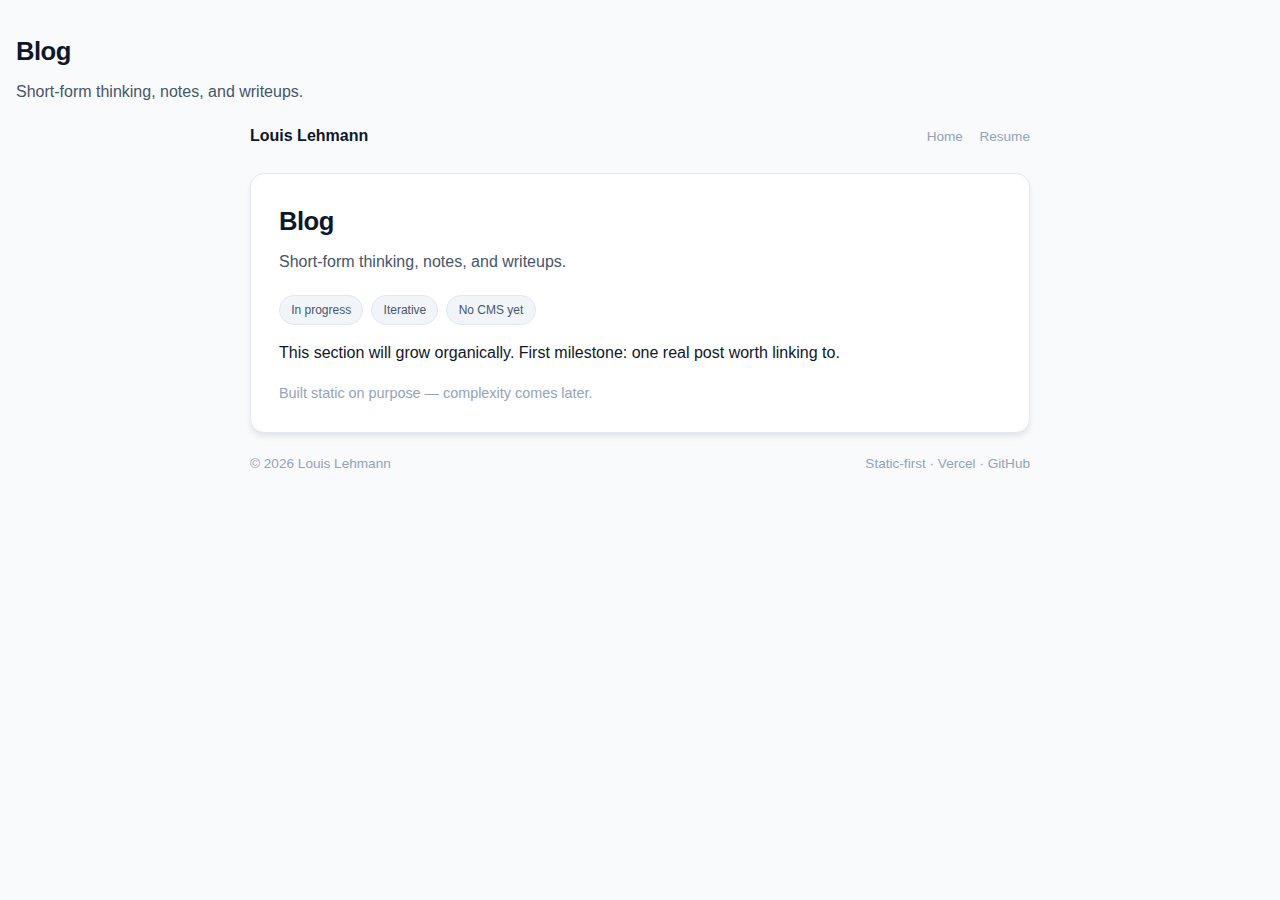
<file: blog/index.html>
<!DOCTYPE html>
<html lang="en">
<head>
  <meta charset="UTF-8" />
  <meta name="viewport" content="width=device-width, initial-scale=1.0"/>
  <title>Louis Lehmann — Blog</title> 
  <h1>Blog</h1>
<p class="subtitle">Short-form thinking, notes, and writeups.</p>
  <meta name="description" content="Louis Lehmann — personal site section" />

  <style>
    :root {
      --bg-body: #f8fafc;
      --bg-card: #ffffff;
      --text-primary: #0f172a;
      --text-secondary: #475569;
      --text-muted: #94a3b8;
      --accent: #2563eb;
      --border: #e2e8f0;
      --chip-bg: #f1f5f9;
      --chip-text: #475569;
      --shadow: 0 4px 6px -1px rgb(0 0 0 / 0.1);
      --radius: 14px;
      --font-main: -apple-system, BlinkMacSystemFont, "Segoe UI", Roboto, Helvetica, Arial, sans-serif;
    }

    [data-theme="dark"] {
      --bg-body: #0f172a;
      --bg-card: #1e293b;
      --text-primary: #f8fafc;
      --text-secondary: #cbd5e1;
      --text-muted: #64748b;
      --border: #334155;
      --chip-bg: #334155;
      --chip-text: #e2e8f0;
    }

    * { box-sizing: border-box; margin: 0; padding: 0; }

    body {
      font-family: var(--font-main);
      background: var(--bg-body);
      color: var(--text-primary);
      line-height: 1.55;
      padding: 2rem 1rem;
    }

    .container { max-width: 780px; margin: 0 auto; }

    header {
      display: flex;
      justify-content: space-between;
      align-items: center;
      margin-bottom: 1.5rem;
    }

    a { color: inherit; text-decoration: none; }

    .nav a {
      font-size: 0.85rem;
      color: var(--text-muted);
      margin-left: 0.75rem;
    }
    .nav a:hover { color: var(--text-primary); }

    .card {
      background: var(--bg-card);
      border: 1px solid var(--border);
      border-radius: var(--radius);
      box-shadow: var(--shadow);
      padding: 1.75rem;
    }

    h1 {
      font-size: 1.6rem;
      letter-spacing: -0.02em;
      margin-bottom: 0.5rem;
    }

    .subtitle {
      color: var(--text-secondary);
      margin-bottom: 1.25rem;
    }

    .chips {
      display: flex;
      flex-wrap: wrap;
      gap: 0.5rem;
      margin: 1rem 0;
    }

    .chip {
      padding: 0.3rem 0.7rem;
      border-radius: 999px;
      border: 1px solid var(--border);
      background: var(--chip-bg);
      font-size: 0.75rem;
      color: var(--chip-text);
    }

    .muted {
      color: var(--text-muted);
      font-size: 0.9rem;
      margin-top: 1rem;
    }

    footer {
      margin-top: 1.25rem;
      font-size: 0.85rem;
      color: var(--text-muted);
      display: flex;
      justify-content: space-between;
      flex-wrap: wrap;
      gap: 0.75rem;
    }
  </style>
</head>

<body>
  <div class="container">
    <header>
      <strong>Louis Lehmann</strong>
      <nav class="nav">
        <a href="/">Home</a>
        <a href="/resume/">Resume</a>
      </nav>
    </header>

    <main class="card">
      <h1>Blog</h1> <!-- 🔧 change -->
      <p class="subtitle">
        Short-form thinking, notes, and writeups.
      </p> <!-- 🔧 change -->

      <div class="chips">
        <span class="chip">In progress</span>
        <span class="chip">Iterative</span>
        <span class="chip">No CMS yet</span>
      </div>

      <p>
        This section will grow organically.  
        First milestone: one real post worth linking to.
      </p>

      <p class="muted">
        Built static on purpose — complexity comes later.
      </p>
    </main>

    <footer>
      <span>© <span id="year"></span> Louis Lehmann</span>
      <span>Static-first · Vercel · GitHub</span>
    </footer>
  </div>

  <script>
    document.body.setAttribute(
      "data-theme",
      localStorage.getItem("theme") || "light"
    );
    document.getElementById("year").textContent =
      new Date().getFullYear();
  </script>
</body>
</html>
</file>
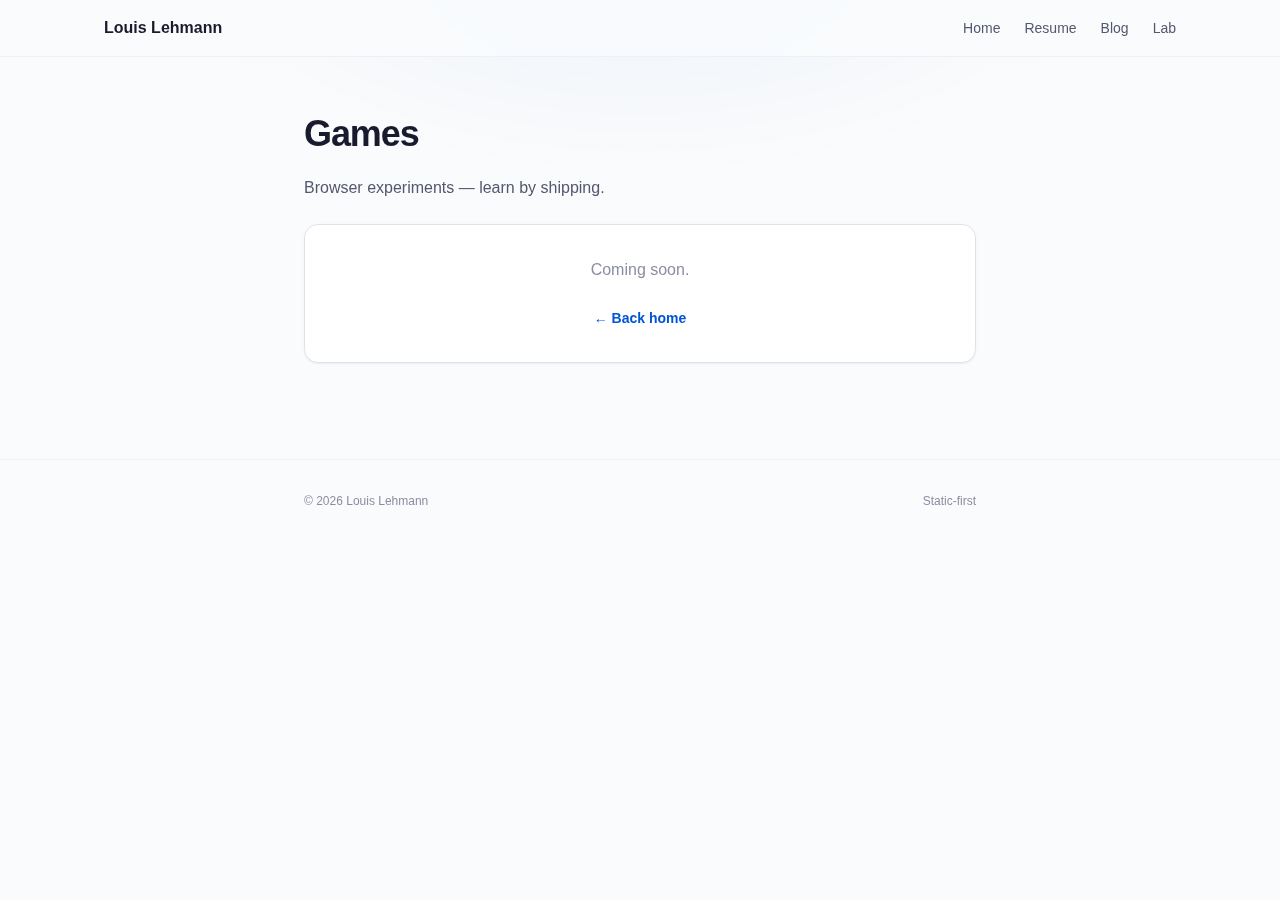
<file: games/index.html>
<!DOCTYPE html>
<html lang="en">
<head>
  <meta charset="UTF-8" />
  <meta name="viewport" content="width=device-width, initial-scale=1.0" />
  <title>Louis Lehmann — Games</title>
  <meta name="description" content="Louis Lehmann — Browser experiments and tiny games." />
  <meta property="og:title" content="Louis Lehmann — Games" />
  <meta property="og:description" content="Browser experiments and tiny games." />
  <meta property="og:type" content="website" />
  <link rel="canonical" href="https://louislehmann.com/games/" />

  <style>
    :root {
      --color-bg: #fafbfc;
      --color-surface: #ffffff;
      --color-text-1: #1a1a2e;
      --color-text-2: #555770;
      --color-text-3: #8b8da3;
      --color-accent: #0055d4;
      --color-border: #e0e2e9;
      --color-border-subtle: #eff0f3;
      --color-chip-bg: #f2f3f7;
      --color-chip-text: #555770;
      --color-glow: rgba(0, 85, 212, 0.06);
      --font-sans: -apple-system, BlinkMacSystemFont, "SF Pro Display", "Segoe UI", Roboto, Helvetica, Arial, sans-serif;
      --fs-h1: clamp(1.75rem, 3.5vw, 2.25rem);
      --fs-body: clamp(0.925rem, 1.5vw, 1rem);
      --fs-small: clamp(0.8rem, 1.2vw, 0.875rem);
      --fs-xs: 0.75rem;
      --sp-2: 8px; --sp-3: 12px; --sp-4: 16px; --sp-5: 24px; --sp-6: 32px; --sp-7: 48px;
      --r-m: 14px; --r-full: 999px;
      --shadow-s: 0 1px 2px rgba(0,0,0,0.04), 0 1px 4px rgba(0,0,0,0.03);
      --ease-out: cubic-bezier(0.25, 0.46, 0.45, 0.94);
      --duration: 200ms;
    }

    [data-theme="dark"] {
      --color-bg: #0b0b14;
      --color-surface: #16162a;
      --color-text-1: #f0f0f5;
      --color-text-2: #a0a0b8;
      --color-text-3: #6b6b85;
      --color-accent: #4d8eff;
      --color-border: #2a2a42;
      --color-border-subtle: #1e1e34;
      --color-chip-bg: #1e1e38;
      --color-chip-text: #a0a0b8;
      --color-glow: rgba(77, 142, 255, 0.08);
    }

    *, *::before, *::after { box-sizing: border-box; margin: 0; padding: 0; }

    body {
      font-family: var(--font-sans);
      background-color: var(--color-bg);
      color: var(--color-text-1);
      line-height: 1.6;
      -webkit-font-smoothing: antialiased;
      transition: background-color 300ms var(--ease-out), color 300ms var(--ease-out);
    }

    body::before {
      content: '';
      position: fixed;
      top: -40%; left: 50%;
      transform: translateX(-50%);
      width: 80%; height: 60%;
      background: radial-gradient(ellipse, var(--color-glow) 0%, transparent 70%);
      pointer-events: none; z-index: 0;
    }

    .site-nav {
      position: sticky; top: 0; z-index: 100;
      backdrop-filter: saturate(180%) blur(20px);
      -webkit-backdrop-filter: saturate(180%) blur(20px);
      background: rgba(250, 251, 252, 0.8);
      border-bottom: 1px solid var(--color-border-subtle);
      transition: background 300ms var(--ease-out);
    }
    [data-theme="dark"] .site-nav { background: rgba(11, 11, 20, 0.8); }

    .nav-inner {
      max-width: 1120px; margin: 0 auto; padding: 0 var(--sp-5);
      display: flex; align-items: center; justify-content: space-between; height: 56px;
    }

    .nav-brand {
      font-weight: 700; font-size: var(--fs-body);
      color: var(--color-text-1); text-decoration: none;
    }

    .nav-links {
      display: flex; align-items: center; gap: var(--sp-5); list-style: none;
    }

    .nav-links a {
      font-size: var(--fs-small); font-weight: 500;
      color: var(--color-text-2); text-decoration: none;
      transition: color var(--duration) var(--ease-out);
    }
    .nav-links a:hover { color: var(--color-text-1); }
    .nav-links a:focus-visible { outline: 2px solid var(--color-accent); outline-offset: 4px; border-radius: 2px; }

    .container {
      max-width: 720px; margin: 0 auto; padding: var(--sp-7) var(--sp-5);
      position: relative; z-index: 1;
    }

    h1 {
      font-size: var(--fs-h1); font-weight: 800;
      letter-spacing: -0.03em; margin-bottom: var(--sp-3);
    }

    .subtitle {
      color: var(--color-text-2); font-size: var(--fs-body);
      margin-bottom: var(--sp-5); max-width: 480px;
    }

    .card {
      background: var(--color-surface); border: 1px solid var(--color-border);
      border-radius: var(--r-m); padding: var(--sp-6); box-shadow: var(--shadow-s);
      text-align: center;
    }

    .card-text {
      color: var(--color-text-3); font-size: var(--fs-body);
    }

    .back-link {
      display: inline-block; margin-top: var(--sp-5);
      color: var(--color-accent); text-decoration: none;
      font-size: var(--fs-small); font-weight: 600;
      transition: opacity var(--duration) var(--ease-out);
    }
    .back-link:hover { opacity: 0.8; }
    .back-link:focus-visible { outline: 2px solid var(--color-accent); outline-offset: 4px; border-radius: 2px; }

    .site-footer {
      border-top: 1px solid var(--color-border-subtle);
      padding: var(--sp-6) 0; margin-top: var(--sp-7);
    }

    .footer-inner {
      max-width: 720px; margin: 0 auto; padding: 0 var(--sp-5);
      display: flex; justify-content: space-between; flex-wrap: wrap;
      gap: var(--sp-4); font-size: var(--fs-xs); color: var(--color-text-3);
    }

    @media (prefers-reduced-motion: reduce) {
      *, *::before, *::after { transition-duration: 0.01ms !important; }
    }
  </style>
</head>
<body>
  <nav class="site-nav" role="navigation" aria-label="Main navigation">
    <div class="nav-inner">
      <a href="/" class="nav-brand">Louis Lehmann</a>
      <ul class="nav-links">
        <li><a href="/">Home</a></li>
        <li><a href="/resume/">Resume</a></li>
        <li><a href="/blog/">Blog</a></li>
        <li><a href="/lab/">Lab</a></li>
      </ul>
    </div>
  </nav>

  <main class="container">
    <h1>Games</h1>
    <p class="subtitle">Browser experiments — learn by shipping.</p>

    <div class="card">
      <p class="card-text">Coming soon.</p>
      <a href="/" class="back-link">&larr; Back home</a>
    </div>
  </main>

  <footer class="site-footer">
    <div class="footer-inner">
      <span>&copy; <span id="year"></span> Louis Lehmann</span>
      <span>Static-first</span>
    </div>
  </footer>

  <script>
    (function() {
      var saved = localStorage.getItem('theme');
      if (!saved) saved = window.matchMedia('(prefers-color-scheme: dark)').matches ? 'dark' : 'light';
      document.documentElement.setAttribute('data-theme', saved);
    })();
    document.getElementById('year').textContent = new Date().getFullYear();
  </script>
</body>
</html>
</file>
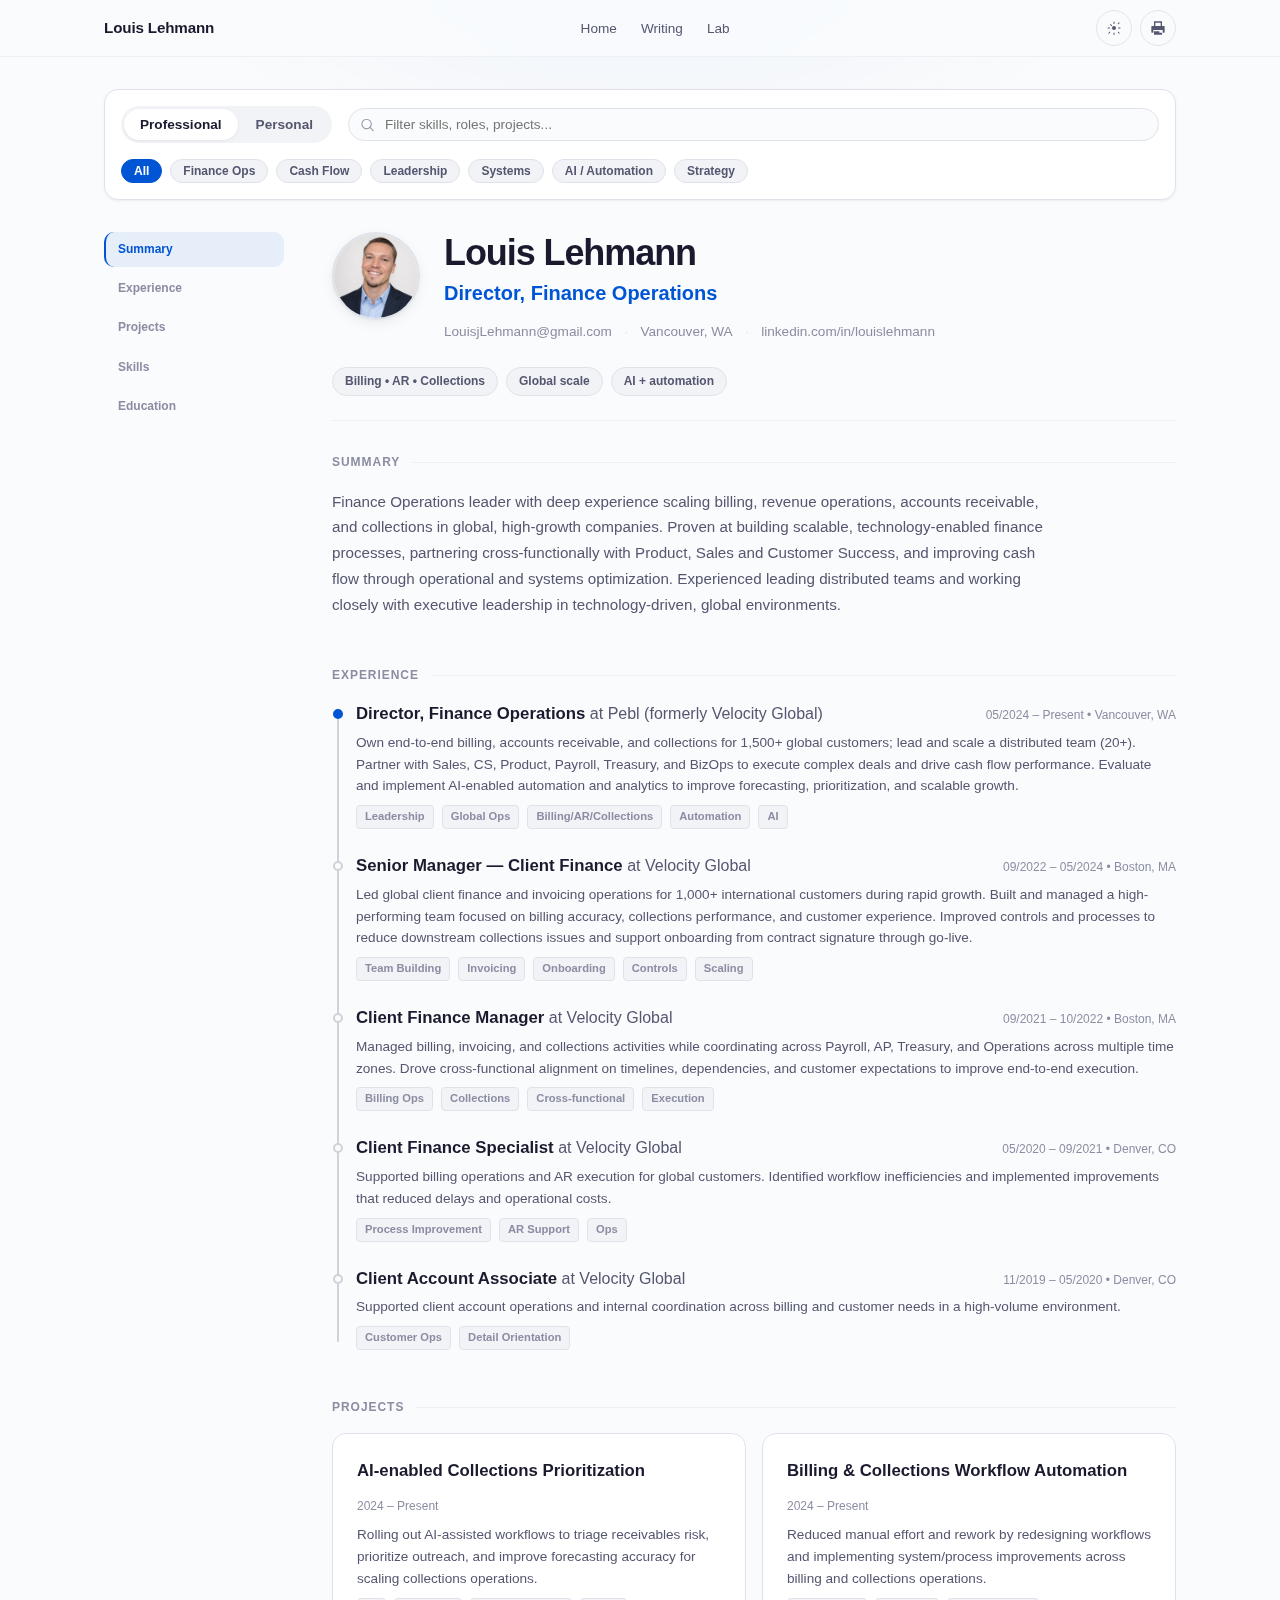
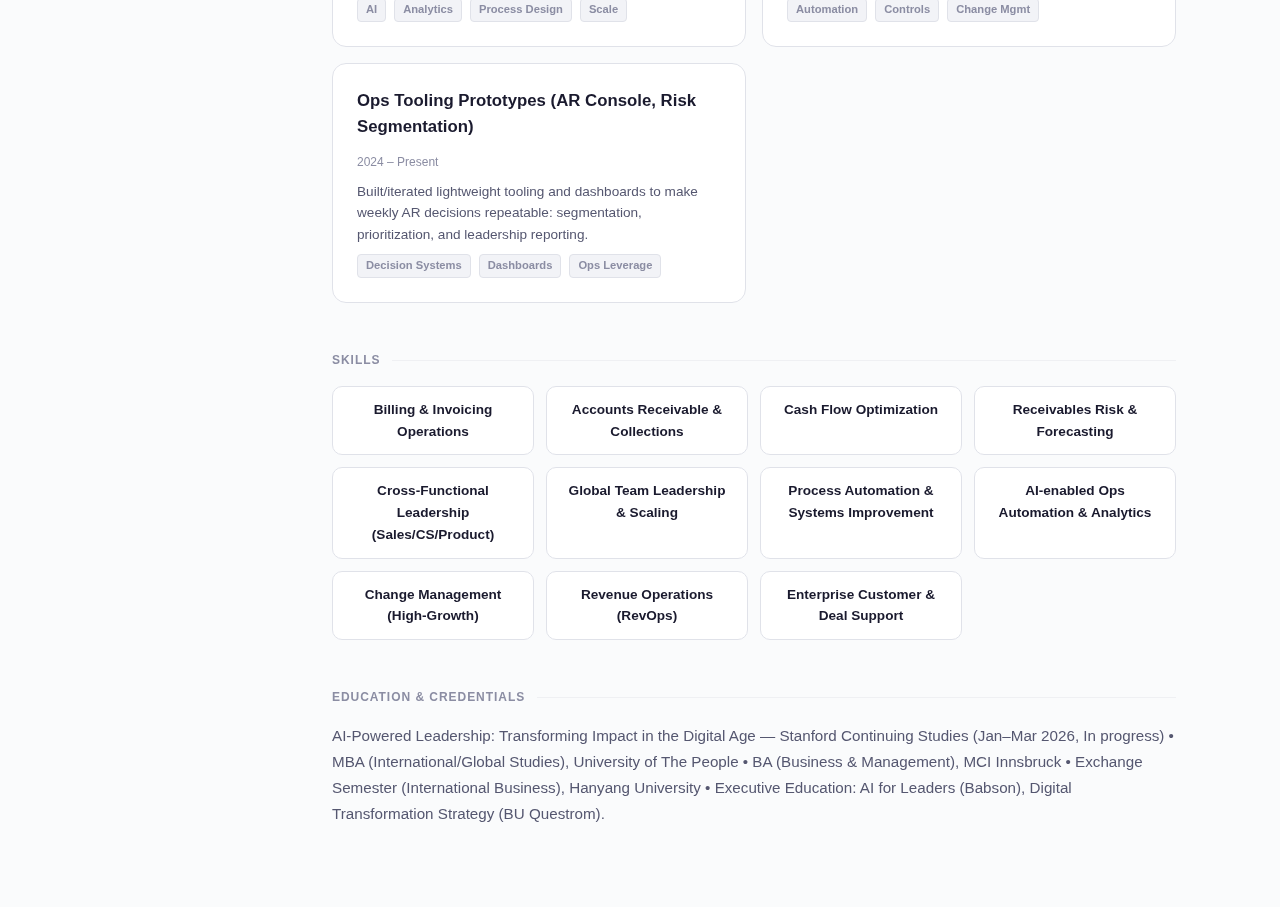
<file: resume/index.html>
<!DOCTYPE html>
<html lang="en">
<head>
  <meta charset="UTF-8" />
  <meta name="viewport" content="width=device-width, initial-scale=1.0" />
  <title>Louis Lehmann — Resume</title>
  <meta name="description" content="Louis Lehmann — Director, Finance Operations. Resume with professional and personal views." />
  <meta property="og:title" content="Louis Lehmann — Resume" />
  <meta property="og:description" content="Director, Finance Operations. Scaling billing, AR, collections, and AI-enabled ops." />
  <meta property="og:type" content="profile" />
  <link rel="canonical" href="https://louislehmann.fyi/resume/" />

  <style>
    /* ============================================
       DESIGN TOKENS
       ============================================ */
    :root {
      --color-bg: #fafbfc;
      --color-surface: #ffffff;
      --color-elevated: #ffffff;
      --color-text-1: #1a1a2e;
      --color-text-2: #555770;
      --color-text-3: #8b8da3;
      --color-accent: #0055d4;
      --color-accent-hover: #003ea1;
      --color-accent-soft: rgba(0, 85, 212, 0.08);
      --color-border: #e0e2e9;
      --color-border-subtle: #eff0f3;
      --color-chip-bg: #f2f3f7;
      --color-chip-text: #555770;
      --color-chip-active-bg: #0055d4;
      --color-chip-active-text: #ffffff;
      --color-glow: rgba(0, 85, 212, 0.06);
      --color-timeline: #d0d2da;

      --sp-1: 4px; --sp-2: 8px; --sp-3: 12px; --sp-4: 16px;
      --sp-5: 24px; --sp-6: 32px; --sp-7: 48px; --sp-8: 64px;

      --r-s: 10px; --r-m: 14px; --r-l: 18px; --r-full: 999px;

      --shadow-s: 0 1px 2px rgba(0,0,0,0.04), 0 1px 4px rgba(0,0,0,0.03);
      --shadow-m: 0 4px 12px rgba(0,0,0,0.06), 0 1px 4px rgba(0,0,0,0.04);

      --font-sans: -apple-system, BlinkMacSystemFont, "SF Pro Display", "Segoe UI", Roboto, Helvetica, Arial, sans-serif;
      --fs-hero: clamp(1.75rem, 3.5vw, 2.25rem);
      --fs-h2: clamp(1.1rem, 2vw, 1.25rem);
      --fs-h3: clamp(0.95rem, 1.5vw, 1.05rem);
      --fs-body: clamp(0.875rem, 1.3vw, 0.95rem);
      --fs-small: clamp(0.8rem, 1.1vw, 0.85rem);
      --fs-xs: 0.75rem;

      --ease-out: cubic-bezier(0.25, 0.46, 0.45, 0.94);
      --duration: 200ms;
    }

    [data-theme="dark"] {
      --color-bg: #0b0b14;
      --color-surface: #16162a;
      --color-elevated: #1e1e38;
      --color-text-1: #f0f0f5;
      --color-text-2: #a0a0b8;
      --color-text-3: #6b6b85;
      --color-accent: #4d8eff;
      --color-accent-hover: #6ea3ff;
      --color-accent-soft: rgba(77, 142, 255, 0.1);
      --color-border: #2a2a42;
      --color-border-subtle: #1e1e34;
      --color-chip-bg: #1e1e38;
      --color-chip-text: #a0a0b8;
      --color-chip-active-bg: #4d8eff;
      --color-chip-active-text: #ffffff;
      --color-glow: rgba(77, 142, 255, 0.08);
      --color-timeline: #3a3a55;
      --shadow-s: 0 1px 2px rgba(0,0,0,0.2);
      --shadow-m: 0 4px 12px rgba(0,0,0,0.3);
    }

    /* ============================================
       RESET & BASE
       ============================================ */
    *, *::before, *::after { box-sizing: border-box; margin: 0; padding: 0; }
    html { scroll-behavior: smooth; }

    body {
      font-family: var(--font-sans);
      background-color: var(--color-bg);
      color: var(--color-text-1);
      line-height: 1.6;
      -webkit-font-smoothing: antialiased;
      -moz-osx-font-smoothing: grayscale;
      transition: background-color 300ms var(--ease-out), color 300ms var(--ease-out);
    }

    body::before {
      content: '';
      position: fixed;
      top: -40%;
      left: 50%;
      transform: translateX(-50%);
      width: 80%;
      height: 60%;
      background: radial-gradient(ellipse, var(--color-glow) 0%, transparent 70%);
      pointer-events: none;
      z-index: 0;
    }

    /* ============================================
       NAV
       ============================================ */
    .site-nav {
      position: sticky;
      top: 0;
      z-index: 100;
      backdrop-filter: saturate(180%) blur(20px);
      -webkit-backdrop-filter: saturate(180%) blur(20px);
      background: rgba(250, 251, 252, 0.8);
      border-bottom: 1px solid var(--color-border-subtle);
      transition: background 300ms var(--ease-out);
    }

    [data-theme="dark"] .site-nav {
      background: rgba(11, 11, 20, 0.8);
    }

    .nav-inner {
      max-width: 1120px;
      margin: 0 auto;
      padding: 0 var(--sp-5);
      display: flex;
      align-items: center;
      justify-content: space-between;
      height: 56px;
    }

    .nav-brand {
      font-weight: 700;
      font-size: var(--fs-body);
      color: var(--color-text-1);
      text-decoration: none;
      letter-spacing: -0.01em;
    }

    .nav-links {
      display: flex;
      align-items: center;
      gap: var(--sp-5);
      list-style: none;
    }

    .nav-links a {
      font-size: var(--fs-small);
      font-weight: 500;
      color: var(--color-text-2);
      text-decoration: none;
      transition: color var(--duration) var(--ease-out);
    }

    .nav-links a:hover { color: var(--color-text-1); }

    .nav-links a:focus-visible {
      outline: 2px solid var(--color-accent);
      outline-offset: 4px;
      border-radius: 2px;
    }

    .nav-actions {
      display: flex;
      align-items: center;
      gap: var(--sp-2);
    }

    .btn-icon {
      background: none;
      border: 1px solid var(--color-border);
      cursor: pointer;
      padding: var(--sp-2);
      border-radius: var(--r-full);
      color: var(--color-text-2);
      transition: all var(--duration) var(--ease-out);
      display: inline-flex;
      align-items: center;
      justify-content: center;
      width: 36px;
      height: 36px;
    }

    .btn-icon:hover {
      background: var(--color-chip-bg);
      color: var(--color-text-1);
      border-color: var(--color-text-3);
    }

    .btn-icon:focus-visible {
      outline: 2px solid var(--color-accent);
      outline-offset: 2px;
    }

    .btn-icon svg { width: 16px; height: 16px; fill: currentColor; }

    .icon-sun, .icon-moon { display: none; }
    :root .icon-sun { display: block; }
    [data-theme="dark"] .icon-sun { display: none; }
    [data-theme="dark"] .icon-moon { display: block; }

    /* ============================================
       LAYOUT
       ============================================ */
    .page-wrapper {
      max-width: 1120px;
      margin: 0 auto;
      padding: var(--sp-6) var(--sp-5);
      position: relative;
      z-index: 1;
    }

    .resume-layout {
      display: grid;
      grid-template-columns: 180px 1fr;
      gap: var(--sp-7);
      align-items: start;
    }

    @media (max-width: 960px) {
      .resume-layout {
        grid-template-columns: 1fr;
        gap: var(--sp-4);
      }
    }

    /* ============================================
       SECTION NAV (desktop sticky)
       ============================================ */
    .section-nav {
      position: sticky;
      top: 80px;
      list-style: none;
      display: flex;
      flex-direction: column;
      gap: var(--sp-1);
    }

    .section-nav a {
      display: block;
      padding: var(--sp-2) var(--sp-3);
      font-size: var(--fs-xs);
      font-weight: 550;
      color: var(--color-text-3);
      text-decoration: none;
      border-radius: var(--r-s);
      transition: all var(--duration) var(--ease-out);
      border-left: 2px solid transparent;
    }

    .section-nav a:hover {
      color: var(--color-text-1);
      background: var(--color-chip-bg);
    }

    .section-nav a.active {
      color: var(--color-accent);
      border-left-color: var(--color-accent);
      background: var(--color-accent-soft);
    }

    .section-nav a:focus-visible {
      outline: 2px solid var(--color-accent);
      outline-offset: 2px;
    }

    @media (max-width: 960px) {
      .section-nav {
        position: static;
        flex-direction: row;
        flex-wrap: wrap;
        gap: var(--sp-2);
        padding-bottom: var(--sp-4);
        border-bottom: 1px solid var(--color-border-subtle);
        margin-bottom: var(--sp-4);
      }
      .section-nav a {
        border-left: none;
        border-bottom: 2px solid transparent;
        padding: var(--sp-1) var(--sp-3);
      }
      .section-nav a.active {
        border-left-color: transparent;
        border-bottom-color: var(--color-accent);
      }
    }

    /* ============================================
       CONTROLS BAR
       ============================================ */
    .controls-bar {
      display: flex;
      align-items: center;
      gap: var(--sp-4);
      flex-wrap: wrap;
      margin-bottom: var(--sp-6);
      padding: var(--sp-4);
      background: var(--color-surface);
      border: 1px solid var(--color-border);
      border-radius: var(--r-m);
      box-shadow: var(--shadow-s);
    }

    /* Segmented Control */
    .segmented-control {
      display: inline-flex;
      background: var(--color-chip-bg);
      border-radius: var(--r-full);
      padding: 3px;
      gap: 2px;
      flex-shrink: 0;
    }

    .seg-btn {
      padding: var(--sp-2) var(--sp-4);
      border-radius: var(--r-full);
      border: none;
      background: transparent;
      color: var(--color-text-2);
      font-size: var(--fs-small);
      font-weight: 600;
      cursor: pointer;
      transition: all var(--duration) var(--ease-out);
      font-family: inherit;
      white-space: nowrap;
    }

    .seg-btn:hover { color: var(--color-text-1); }

    .seg-btn.active {
      background: var(--color-surface);
      color: var(--color-text-1);
      box-shadow: var(--shadow-s);
    }

    .seg-btn:focus-visible {
      outline: 2px solid var(--color-accent);
      outline-offset: 2px;
    }

    /* Search */
    .search-wrapper {
      flex: 1;
      min-width: 200px;
      position: relative;
    }

    .search-wrapper svg {
      position: absolute;
      left: 12px;
      top: 50%;
      transform: translateY(-50%);
      width: 15px;
      height: 15px;
      color: var(--color-text-3);
      pointer-events: none;
      fill: currentColor;
    }

    .search-input {
      width: 100%;
      padding: var(--sp-2) var(--sp-4) var(--sp-2) 36px;
      border-radius: var(--r-full);
      border: 1px solid var(--color-border);
      background: var(--color-bg);
      color: var(--color-text-1);
      font-size: var(--fs-small);
      font-family: inherit;
      outline: none;
      transition: border-color var(--duration) var(--ease-out), box-shadow var(--duration) var(--ease-out);
    }

    .search-input:focus {
      border-color: var(--color-accent);
      box-shadow: 0 0 0 3px var(--color-accent-soft);
    }

    /* Filter chips */
    .filter-chips {
      display: flex;
      gap: var(--sp-2);
      flex-wrap: wrap;
    }

    .filter-chip {
      padding: var(--sp-1) var(--sp-3);
      border-radius: var(--r-full);
      border: 1px solid var(--color-border);
      background: var(--color-chip-bg);
      color: var(--color-chip-text);
      font-size: var(--fs-xs);
      font-weight: 600;
      cursor: pointer;
      transition: all var(--duration) var(--ease-out);
      font-family: inherit;
      white-space: nowrap;
    }

    .filter-chip:hover { border-color: var(--color-text-3); }

    .filter-chip.active {
      background: var(--color-chip-active-bg);
      color: var(--color-chip-active-text);
      border-color: var(--color-chip-active-bg);
    }

    .filter-chip:focus-visible {
      outline: 2px solid var(--color-accent);
      outline-offset: 2px;
    }

    @media (max-width: 640px) {
      .controls-bar { flex-direction: column; align-items: stretch; }
      .search-wrapper { min-width: 0; }
    }

    /* ============================================
       RESUME HEADER
       ============================================ */
    .resume-header {
      padding-bottom: var(--sp-5);
      margin-bottom: var(--sp-6);
      border-bottom: 1px solid var(--color-border-subtle);
    }

    .resume-header-top {
      display: flex;
      align-items: flex-start;
      gap: var(--sp-5);
      margin-bottom: var(--sp-3);
    }

    .profile-photo {
      width: 88px;
      height: 88px;
      border-radius: 50%;
      object-fit: cover;
      object-position: top center;
      border: 2px solid var(--color-border);
      box-shadow: var(--shadow-m);
      flex-shrink: 0;
    }

    .resume-header-text {
      flex: 1;
      min-width: 0;
    }

    .resume-name {
      font-size: var(--fs-hero);
      font-weight: 800;
      letter-spacing: -0.03em;
      line-height: 1.15;
      margin-bottom: var(--sp-1);
    }

    .resume-role {
      font-size: var(--fs-h2);
      font-weight: 650;
      color: var(--color-accent);
      margin-bottom: var(--sp-3);
    }

    .resume-contact {
      display: flex;
      flex-wrap: wrap;
      gap: var(--sp-3);
      font-size: var(--fs-small);
      color: var(--color-text-3);
      margin-bottom: var(--sp-3);
    }

    .resume-contact a {
      color: var(--color-text-3);
      text-decoration: none;
      transition: color var(--duration) var(--ease-out);
    }

    .resume-contact a:hover { color: var(--color-accent); }

    .resume-contact a:focus-visible {
      outline: 2px solid var(--color-accent);
      outline-offset: 2px;
      border-radius: 2px;
    }

    .contact-sep { color: var(--color-border); }

    .badge-row {
      display: flex;
      flex-wrap: wrap;
      gap: var(--sp-2);
    }

    .badge {
      padding: var(--sp-1) var(--sp-3);
      border-radius: var(--r-full);
      border: 1px solid var(--color-border);
      background: var(--color-chip-bg);
      font-size: var(--fs-xs);
      font-weight: 600;
      color: var(--color-text-2);
    }

    /* ============================================
       SECTIONS
       ============================================ */
    .resume-section {
      margin-bottom: var(--sp-7);
      scroll-margin-top: 80px;
    }

    .section-title {
      font-size: var(--fs-xs);
      font-weight: 700;
      text-transform: uppercase;
      letter-spacing: 0.08em;
      color: var(--color-text-3);
      margin-bottom: var(--sp-4);
      display: flex;
      align-items: center;
      gap: var(--sp-3);
    }

    .section-title::after {
      content: '';
      flex: 1;
      height: 1px;
      background: var(--color-border-subtle);
    }

    /* Summary */
    .summary-text {
      font-size: var(--fs-body);
      color: var(--color-text-2);
      line-height: 1.7;
      max-width: 720px;
    }

    .summary-note {
      font-size: var(--fs-small);
      color: var(--color-text-3);
      margin-top: var(--sp-3);
      font-style: italic;
    }

    /* ============================================
       EXPERIENCE TIMELINE
       ============================================ */
    .timeline { position: relative; padding-left: var(--sp-5); }

    .timeline::before {
      content: '';
      position: absolute;
      left: 5px;
      top: 8px;
      bottom: 8px;
      width: 2px;
      background: var(--color-timeline);
      border-radius: 1px;
    }

    .timeline-item {
      position: relative;
      padding-bottom: var(--sp-5);
      transition: opacity var(--duration) var(--ease-out);
    }

    .timeline-item:last-child { padding-bottom: 0; }

    .timeline-item::before {
      content: '';
      position: absolute;
      left: calc(-1 * var(--sp-5) + 1px);
      top: 8px;
      width: 10px;
      height: 10px;
      border-radius: 50%;
      background: var(--color-bg);
      border: 2px solid var(--color-timeline);
      z-index: 1;
    }

    .timeline-item:first-child::before {
      background: var(--color-accent);
      border-color: var(--color-accent);
    }

    .timeline-item.hidden { display: none; }

    .tl-header {
      display: flex;
      justify-content: space-between;
      align-items: baseline;
      gap: var(--sp-3);
      flex-wrap: wrap;
      margin-bottom: var(--sp-1);
    }

    .tl-role {
      font-size: var(--fs-h3);
      font-weight: 650;
      color: var(--color-text-1);
    }

    .tl-org {
      font-weight: 500;
      color: var(--color-text-2);
    }

    .tl-date {
      font-size: var(--fs-xs);
      color: var(--color-text-3);
      font-feature-settings: "tnum";
      white-space: nowrap;
    }

    .tl-desc {
      font-size: var(--fs-small);
      color: var(--color-text-2);
      line-height: 1.6;
      margin-bottom: var(--sp-2);
    }

    .tl-tags {
      display: flex;
      gap: var(--sp-2);
      flex-wrap: wrap;
    }

    .tag {
      font-size: 0.7rem;
      padding: 2px var(--sp-2);
      border-radius: var(--sp-1);
      background: var(--color-chip-bg);
      color: var(--color-text-3);
      border: 1px solid var(--color-border);
      font-weight: 550;
    }

    /* ============================================
       SKILLS GRID
       ============================================ */
    .skills-grid {
      display: grid;
      grid-template-columns: repeat(auto-fill, minmax(180px, 1fr));
      gap: var(--sp-3);
    }

    .skill-card {
      background: var(--color-surface);
      border: 1px solid var(--color-border);
      border-radius: var(--r-s);
      padding: var(--sp-3) var(--sp-4);
      font-size: var(--fs-small);
      font-weight: 550;
      text-align: center;
      transition: all var(--duration) var(--ease-out);
    }

    .skill-card:hover {
      border-color: color-mix(in srgb, var(--color-accent) 30%, var(--color-border));
      background: var(--color-accent-soft);
    }

    .skill-card.hidden { display: none; }

    /* ============================================
       PROJECTS CARDS
       ============================================ */
    .projects-grid {
      display: grid;
      grid-template-columns: repeat(auto-fill, minmax(280px, 1fr));
      gap: var(--sp-4);
    }

    .project-card {
      background: var(--color-surface);
      border: 1px solid var(--color-border);
      border-radius: var(--r-m);
      padding: var(--sp-5);
      transition: all var(--duration) var(--ease-out);
    }

    .project-card:hover {
      border-color: color-mix(in srgb, var(--color-accent) 30%, var(--color-border));
      box-shadow: var(--shadow-m);
      transform: translateY(-1px);
    }

    .project-card.hidden { display: none; }

    .project-card .tl-header { margin-bottom: var(--sp-2); }

    /* ============================================
       EDUCATION
       ============================================ */
    .education-text {
      font-size: var(--fs-body);
      color: var(--color-text-2);
      line-height: 1.7;
    }

    /* ============================================
       EMPTY STATE
       ============================================ */
    .empty-state {
      display: none;
      text-align: center;
      padding: var(--sp-7) 0;
      color: var(--color-text-3);
      font-size: var(--fs-body);
    }

    .empty-state.visible { display: block; }

    /* ============================================
       PRINT STYLESHEET
       ============================================ */
    @media print {
      body {
        background: #fff !important;
        color: #111 !important;
        font-size: 11pt;
        line-height: 1.4;
        padding: 0;
      }

      body::before { display: none; }

      .site-nav, .controls-bar, .section-nav-col, .btn-icon, .filter-chips { display: none !important; }

      .page-wrapper { max-width: 100%; padding: 0; }

      .resume-layout {
        display: block;
      }

      .resume-header-top { gap: 12pt; }
      .profile-photo { width: 56pt; height: 56pt; box-shadow: none; }
      .resume-name { font-size: 18pt; }
      .resume-role { font-size: 12pt; color: #333; }
      .resume-contact { font-size: 9pt; color: #555; }

      .resume-header {
        border-bottom: 1pt solid #ccc;
        padding-bottom: 12pt;
        margin-bottom: 16pt;
      }

      .resume-section { margin-bottom: 16pt; }

      .section-title {
        font-size: 8pt;
        color: #333;
        border-bottom: 0.5pt solid #ddd;
        padding-bottom: 4pt;
      }

      .section-title::after { display: none; }

      .timeline::before { background: #ccc; }
      .timeline-item::before { border-color: #ccc; background: #fff; }
      .timeline-item:first-child::before { background: #333; border-color: #333; }

      .tl-role { font-size: 10pt; }
      .tl-desc { font-size: 9pt; color: #444; }
      .tl-date { font-size: 8pt; color: #666; }

      .tag { border: 0.5pt solid #ccc; background: transparent; font-size: 7pt; }
      .badge { border: 0.5pt solid #ccc; background: transparent; }

      .skill-card { border: 0.5pt solid #ddd; background: transparent; font-size: 9pt; }

      .project-card {
        border: 0.5pt solid #ddd;
        background: transparent;
        box-shadow: none;
        break-inside: avoid;
      }

      a { color: inherit; text-decoration: none; }

      .project-card:hover, .skill-card:hover { transform: none; box-shadow: none; }
    }

    /* ============================================
       REDUCED MOTION
       ============================================ */
    @media (prefers-reduced-motion: reduce) {
      *, *::before, *::after {
        animation-duration: 0.01ms !important;
        transition-duration: 0.01ms !important;
      }
      html { scroll-behavior: auto; }
      .project-card:hover { transform: none; }
    }

    /* ============================================
       RESPONSIVE
       ============================================ */
    @media (max-width: 640px) {
      .tl-header { flex-direction: column; gap: var(--sp-1); }
      .skills-grid { grid-template-columns: repeat(auto-fill, minmax(140px, 1fr)); }
      .projects-grid { grid-template-columns: 1fr; }
      .page-wrapper { padding: var(--sp-4) var(--sp-4); }
    }
  </style>
</head>
<body>

  <!-- NAV -->
  <nav class="site-nav" role="navigation" aria-label="Main navigation">
    <div class="nav-inner">
      <a href="/" class="nav-brand">Louis Lehmann</a>
      <ul class="nav-links">
        <li><a href="/">Home</a></li>
        <li><a href="/blog/">Writing</a></li>
        <li><a href="/lab/">Lab</a></li>
      </ul>
      <div class="nav-actions">
        <button class="btn-icon" id="themeToggle" aria-label="Toggle theme" title="Toggle theme">
          <svg class="icon-sun" viewBox="0 0 24 24"><path d="M12 2.25a.75.75 0 01.75.75v2.25a.75.75 0 01-1.5 0V3a.75.75 0 01.75-.75zM6.25 6.25a.75.75 0 011.06 0l1.59 1.59a.75.75 0 01-1.06 1.06l-1.59-1.59a.75.75 0 010-1.06zM2.25 12a.75.75 0 01.75-.75h2.25a.75.75 0 010 1.5H3a.75.75 0 01-.75-.75zM6.25 17.75a.75.75 0 010 1.06l-1.59 1.59a.75.75 0 01-1.06-1.06l1.59-1.59a.75.75 0 011.06 0zM12 18.75a.75.75 0 01.75.75v2.25a.75.75 0 01-1.5 0V19.5a.75.75 0 01.75-.75zM17.75 17.75a.75.75 0 011.06 0l1.59 1.59a.75.75 0 01-1.06 1.06l-1.59-1.59a.75.75 0 010-1.06zM21.75 12a.75.75 0 01-.75.75h-2.25a.75.75 0 010-1.5H21a.75.75 0 01.75.75zM17.75 6.25a.75.75 0 010-1.06l1.59-1.59a.75.75 0 011.06 1.06l-1.59 1.59a.75.75 0 01-1.06 0zM12 9a3 3 0 100 6 3 3 0 000-6z"/></svg>
          <svg class="icon-moon" viewBox="0 0 24 24"><path fill="currentColor" d="M21.752 15.002A9.718 9.718 0 0118 15.75 9.75 9.75 0 018.25 6c0-1.33.266-2.597.748-3.752A9.753 9.753 0 003 12c0 5.385 4.365 9.75 9.75 9.75 4.128 0 7.652-2.566 9.002-6.748z"/></svg>
        </button>
        <button class="btn-icon" onclick="window.print()" aria-label="Print resume" title="Print resume">
          <svg viewBox="0 0 24 24"><path d="M6 9V2h12v7h3a1 1 0 011 1v8a1 1 0 01-1 1h-3v3H6v-3H3a1 1 0 01-1-1v-8a1 1 0 011-1h3zm2-5v5h8V4H8zm-2 11H5v4h14v-4H8zm0 2v2h8v-2H8zm10-6a1 1 0 110 2 1 1 0 010-2z"/></svg>
        </button>
      </div>
    </div>
  </nav>

  <div class="page-wrapper">
    <!-- CONTROLS -->
    <div class="controls-bar">
      <div class="segmented-control" role="tablist" aria-label="Resume view">
        <button class="seg-btn active" role="tab" aria-selected="true" id="tab-work" data-mode="work">Professional</button>
        <button class="seg-btn" role="tab" aria-selected="false" id="tab-personal" data-mode="personal">Personal</button>
      </div>

      <div class="search-wrapper">
        <svg viewBox="0 0 24 24"><path d="M10.5 3.75a6.75 6.75 0 100 13.5 6.75 6.75 0 000-13.5zM2.25 10.5a8.25 8.25 0 1114.59 5.28l4.69 4.69a.75.75 0 11-1.06 1.06l-4.69-4.69A8.25 8.25 0 012.25 10.5z"/></svg>
        <input type="text" class="search-input" id="searchInput" placeholder="Filter skills, roles, projects..." aria-label="Search resume">
      </div>

      <div class="filter-chips" id="filterChips"></div>
    </div>

    <!-- RESUME CONTENT -->
    <div class="resume-layout">
      <aside class="section-nav-col" aria-label="Resume sections">
        <nav class="section-nav" id="sectionNav">
          <a href="#sec-summary" class="active">Summary</a>
          <a href="#sec-experience">Experience</a>
          <a href="#sec-projects">Projects</a>
          <a href="#sec-skills">Skills</a>
          <a href="#sec-education">Education</a>
        </nav>
      </aside>

      <main id="resumeContent"></main>
    </div>
  </div>

<script>
  /* --- DATA --- */
  var data = {
    work: {
      name: "Louis Lehmann",
      title: "Director, Finance Operations",
      badges: ["Billing \u2022 AR \u2022 Collections", "Global scale", "AI + automation"],
      contact: [
        { text: "LouisjLehmann@gmail.com", href: "mailto:LouisjLehmann@gmail.com" },
        { text: "Vancouver, WA", href: null },
        { text: "linkedin.com/in/louislehmann", href: "https://www.linkedin.com/in/louislehmann" }
      ],
      summary: "Finance Operations leader with deep experience scaling billing, revenue operations, accounts receivable, and collections in global, high-growth companies. Proven at building scalable, technology-enabled finance processes, partnering cross-functionally with Product, Sales and Customer Success, and improving cash flow through operational and systems optimization. Experienced leading distributed teams and working closely with executive leadership in technology-driven, global environments.",
      skills: [
        { name: "Billing & Invoicing Operations", category: "Finance Ops" },
        { name: "Accounts Receivable & Collections", category: "Finance Ops" },
        { name: "Cash Flow Optimization", category: "Cash Flow" },
        { name: "Receivables Risk & Forecasting", category: "Cash Flow" },
        { name: "Cross-Functional Leadership (Sales/CS/Product)", category: "Leadership" },
        { name: "Global Team Leadership & Scaling", category: "Leadership" },
        { name: "Process Automation & Systems Improvement", category: "Systems" },
        { name: "AI-enabled Ops Automation & Analytics", category: "AI / Automation" },
        { name: "Change Management (High-Growth)", category: "Leadership" },
        { name: "Revenue Operations (RevOps)", category: "Finance Ops" },
        { name: "Enterprise Customer & Deal Support", category: "Strategy" }
      ],
      experience: [
        {
          role: "Director, Finance Operations",
          org: "Pebl (formerly Velocity Global)",
          date: "05/2024 \u2013 Present \u2022 Vancouver, WA",
          desc: "Own end-to-end billing, accounts receivable, and collections for 1,500+ global customers; lead and scale a distributed team (20+). Partner with Sales, CS, Product, Payroll, Treasury, and BizOps to execute complex deals and drive cash flow performance. Evaluate and implement AI-enabled automation and analytics to improve forecasting, prioritization, and scalable growth.",
          tags: ["Leadership", "Global Ops", "Billing/AR/Collections", "Automation", "AI"],
          category: "Finance Ops"
        },
        {
          role: "Senior Manager \u2014 Client Finance",
          org: "Velocity Global",
          date: "09/2022 \u2013 05/2024 \u2022 Boston, MA",
          desc: "Led global client finance and invoicing operations for 1,000+ international customers during rapid growth. Built and managed a high-performing team focused on billing accuracy, collections performance, and customer experience. Improved controls and processes to reduce downstream collections issues and support onboarding from contract signature through go-live.",
          tags: ["Team Building", "Invoicing", "Onboarding", "Controls", "Scaling"],
          category: "Finance Ops"
        },
        {
          role: "Client Finance Manager",
          org: "Velocity Global",
          date: "09/2021 \u2013 10/2022 \u2022 Boston, MA",
          desc: "Managed billing, invoicing, and collections activities while coordinating across Payroll, AP, Treasury, and Operations across multiple time zones. Drove cross-functional alignment on timelines, dependencies, and customer expectations to improve end-to-end execution.",
          tags: ["Billing Ops", "Collections", "Cross-functional", "Execution"],
          category: "Finance Ops"
        },
        {
          role: "Client Finance Specialist",
          org: "Velocity Global",
          date: "05/2020 \u2013 09/2021 \u2022 Denver, CO",
          desc: "Supported billing operations and AR execution for global customers. Identified workflow inefficiencies and implemented improvements that reduced delays and operational costs.",
          tags: ["Process Improvement", "AR Support", "Ops"],
          category: "Finance Ops"
        },
        {
          role: "Client Account Associate",
          org: "Velocity Global",
          date: "11/2019 \u2013 05/2020 \u2022 Denver, CO",
          desc: "Supported client account operations and internal coordination across billing and customer needs in a high-volume environment.",
          tags: ["Customer Ops", "Detail Orientation"],
          category: "Finance Ops"
        }
      ],
      projects: [
        {
          role: "AI-enabled Collections Prioritization",
          org: "Ops Automation (Internal)",
          date: "2024 \u2013 Present",
          desc: "Rolling out AI-assisted workflows to triage receivables risk, prioritize outreach, and improve forecasting accuracy for scaling collections operations.",
          tags: ["AI", "Analytics", "Process Design", "Scale"],
          category: "AI / Automation"
        },
        {
          role: "Billing & Collections Workflow Automation",
          org: "Systems Improvement (Internal)",
          date: "2024 \u2013 Present",
          desc: "Reduced manual effort and rework by redesigning workflows and implementing system/process improvements across billing and collections operations.",
          tags: ["Automation", "Controls", "Change Mgmt"],
          category: "Systems"
        },
        {
          role: "Ops Tooling Prototypes (AR Console, Risk Segmentation)",
          org: "Self-serve Dashboards (Internal)",
          date: "2024 \u2013 Present",
          desc: "Built/iterated lightweight tooling and dashboards to make weekly AR decisions repeatable: segmentation, prioritization, and leadership reporting.",
          tags: ["Decision Systems", "Dashboards", "Ops Leverage"],
          category: "Systems"
        }
      ],
      education: "AI-Powered Leadership: Transforming Impact in the Digital Age \u2014 Stanford Continuing Studies (Jan\u2013Mar 2026, In progress) \u2022 MBA (International/Global Studies), University of The People \u2022 BA (Business & Management), MCI Innsbruck \u2022 Exchange Semester (International Business), Hanyang University \u2022 Executive Education: AI for Leaders (Babson), Digital Transformation Strategy (BU Questrom)."
    },
    personal: {
      name: "Louis Lehmann",
      title: "Remote-first Operator \u2022 Builder \u2022 Outdoors",
      badges: ["Strength training + hiking", "AI + systems", "Investing + macro"],
      contact: [
        { text: "Vancouver, WA", href: null },
        { text: "Blog/Writeups (coming soon)", href: null },
        { text: "linkedin.com/in/louislehmann", href: "https://www.linkedin.com/in/louislehmann" }
      ],
      summary: "I like building systems that turn complexity into leverage - whether that is finance ops, personal decision-making frameworks, or lightweight tooling. Outside work, I optimize for an active lifestyle (strength training, hiking), deep learning (books/courses), and experimenting with AI workflows that make decision-making faster and more repeatable.",
     
      skills: [
        { name: "Strength Training", category: "Fitness" },
        { name: "Hiking / Outdoors", category: "Fitness" },
        { name: "Remote Living (US/EU/LatAm)", category: "Lifestyle" },
        { name: "AI Workflow Prototyping", category: "AI / Automation" },
        { name: "Writing & Knowledge Capture", category: "Writing" },
        { name: "Investing Frameworks (macro/tech/crypto)", category: "Investing" },
        { name: "Systems Thinking & Incentives", category: "Thinking" },
        { name: "Tooling Experiments (web/automation)", category: "Coding" },
        { name: "German / English (native)", category: "Languages" },
        { name: "Dog Training (Labradoodle energy management)", category: "Lifestyle" }
      ],
      experience: [
        {
          role: "Remote-first life design",
          org: "Home base experiments",
          date: "2021 \u2013 Present",
          desc: "Lived and worked remotely across multiple countries while optimizing for U.S. time zones, strong internet, and long-term career growth.",
          tags: ["Travel", "Systems", "Quality of life"],
          category: "Lifestyle"
        },
        {
          role: "Active lifestyle builder",
          org: "Training + outdoors",
          date: "Ongoing",
          desc: "Strength training as the anchor, hiking as the reset. I\u2019m interested in sustainable performance and health optimization, not fads.",
          tags: ["Fitness", "Consistency", "Recovery"],
          category: "Fitness"
        },
        {
          role: "AI + decision systems",
          org: "Personal lab",
          date: "Ongoing",
          desc: "I prototype AI-assisted workflows (prompts, templates, structured outputs) to turn messy inputs into actionable plans\u2014especially for ops and investing.",
          tags: ["AI", "Automation", "Frameworks"],
          category: "AI / Automation"
        },
        {
          role: "Reading + synthesis",
          org: "Books, notes, writeups",
          date: "Ongoing",
          desc: "I bias toward high-signal summaries, first-principles reasoning, and writing down durable takeaways I can reuse.",
          tags: ["Writing", "Learning", "Synthesis"],
          category: "Writing"
        }
      ],
      projects: [
        {
          role: "Website Lab: Resume / Blog / Games",
          org: "Personal site",
          date: "2026",
          desc: "Building a home base for experiments: a toggled resume UI, writeups/blog, and small browser games to learn by shipping.",
          tags: ["Shipping", "Iteration", "Web"],
          category: "Coding"
        },
        {
          role: "2026 Thesis Engine (personal research workflow)",
          org: "Investing + upskilling",
          date: "2026",
          desc: "A repeatable process to distill podcasts/notes into a coherent thesis library: claims \u2192 confidence \u2192 counterarguments \u2192 actions.",
          tags: ["Investing", "Frameworks", "Synthesis"],
          category: "Investing"
        },
        {
          role: "Tiny tools over big plans",
          org: "Anti-overthinking rule",
          date: "Always",
          desc: "Default to building the smallest useful thing, publishing it, and iterating\u2014rather than perfecting strategy in your head.",
          tags: ["Execution", "Focus", "Leverage"],
          category: "Thinking"
        }
      ],
      education: "Languages: German + English (native). Education highlights included in professional view; personal focus here is interests, experiments, and what I\u2019m building next."
    }
  };

  /* --- STATE --- */
  var state = { mode: 'work', search: '', filter: 'All' };

  /* --- DOM --- */
  var els = {
    content: document.getElementById('resumeContent'),
    search: document.getElementById('searchInput'),
    chips: document.getElementById('filterChips'),
    sectionNav: document.getElementById('sectionNav'),
    tabWork: document.getElementById('tab-work'),
    tabPersonal: document.getElementById('tab-personal'),
    themeToggle: document.getElementById('themeToggle')
  };

  /* --- INIT --- */
  (function() {
    var saved = localStorage.getItem('theme');
    if (!saved) {
      saved = window.matchMedia('(prefers-color-scheme: dark)').matches ? 'dark' : 'light';
    }
    document.documentElement.setAttribute('data-theme', saved);
  })();

  els.themeToggle.addEventListener('click', function() {
    var current = document.documentElement.getAttribute('data-theme');
    var next = current === 'dark' ? 'light' : 'dark';
    document.documentElement.setAttribute('data-theme', next);
    localStorage.setItem('theme', next);
  });

  /* Segmented control */
  [els.tabWork, els.tabPersonal].forEach(function(btn) {
    btn.addEventListener('click', function() {
      state.mode = btn.dataset.mode;
      state.filter = 'All';
      state.search = '';
      els.search.value = '';
      els.tabWork.classList.toggle('active', state.mode === 'work');
      els.tabPersonal.classList.toggle('active', state.mode === 'personal');
      els.tabWork.setAttribute('aria-selected', state.mode === 'work');
      els.tabPersonal.setAttribute('aria-selected', state.mode === 'personal');
      render();
    });
  });

  /* Segmented control keyboard support */
  [els.tabWork, els.tabPersonal].forEach(function(btn) {
    btn.addEventListener('keydown', function(e) {
      if (e.key === 'ArrowLeft' || e.key === 'ArrowRight') {
        e.preventDefault();
        var target = btn === els.tabWork ? els.tabPersonal : els.tabWork;
        target.focus();
        target.click();
      }
    });
  });

  els.search.addEventListener('input', function(e) {
    state.search = e.target.value.toLowerCase();
    filterContent();
  });

  /* --- HELPERS --- */
  function getCategories(d) {
    var cats = new Set(['All']);
    d.skills.forEach(function(s) { cats.add(s.category); });
    d.experience.forEach(function(e) { cats.add(e.category); });
    d.projects.forEach(function(p) { cats.add(p.category); });
    return Array.from(cats);
  }

  function esc(s) {
    var d = document.createElement('div');
    d.textContent = s;
    return d.innerHTML;
  }

  /* --- RENDER --- */
  function render() {
    var d = data[state.mode];
    var cats = getCategories(d);

    /* Filter chips */
    els.chips.innerHTML = cats.map(function(c) {
      return '<button class="filter-chip' + (state.filter === c ? ' active' : '') + '" data-cat="' + esc(c) + '">' + esc(c) + '</button>';
    }).join('');

    els.chips.querySelectorAll('.filter-chip').forEach(function(btn) {
      btn.addEventListener('click', function() {
        state.filter = btn.dataset.cat;
        render();
      });
    });

    /* Contact */
    var contactHtml = d.contact.map(function(c, i) {
      var sep = i < d.contact.length - 1 ? ' <span class="contact-sep">\u00b7</span> ' : '';
      if (c.href) return '<a href="' + esc(c.href) + '" target="_blank" rel="noopener noreferrer">' + esc(c.text) + '</a>' + sep;
      return '<span>' + esc(c.text) + '</span>' + sep;
    }).join('');

    var badgesHtml = d.badges.map(function(b) { return '<span class="badge">' + esc(b) + '</span>'; }).join('');

    /* Main content */
    els.content.innerHTML =
      '<div class="resume-header">' +
        '<div class="resume-header-top">' +
          '<img class="profile-photo" src="../assets/img/profile picture.jpeg" alt="Louis Lehmann" />' +
          '<div class="resume-header-text">' +
            '<h1 class="resume-name">' + esc(d.name) + '</h1>' +
            '<div class="resume-role">' + esc(d.title) + '</div>' +
            '<div class="resume-contact">' + contactHtml + '</div>' +
          '</div>' +
        '</div>' +
        '<div class="badge-row">' + badgesHtml + '</div>' +
      '</div>' +

      '<section class="resume-section" id="sec-summary">' +
        '<h2 class="section-title">Summary</h2>' +
        '<p class="summary-text">' + esc(d.summary) + '</p>' +
        (d.footerNote ? '<p class="summary-note">' + esc(d.footerNote) + '</p>' : '') +
      '</section>' +

      '<section class="resume-section" id="sec-experience">' +
        '<h2 class="section-title">Experience</h2>' +
        '<div class="timeline">' +
          d.experience.map(function(item) {
            return renderTimelineItem(item);
          }).join('') +
        '</div>' +
      '</section>' +

      '<section class="resume-section" id="sec-projects">' +
        '<h2 class="section-title">Projects</h2>' +
        '<div class="projects-grid">' +
          d.projects.map(function(item) {
            return renderProjectCard(item);
          }).join('') +
        '</div>' +
      '</section>' +

      '<section class="resume-section" id="sec-skills">' +
        '<h2 class="section-title">Skills</h2>' +
        '<div class="skills-grid">' +
          d.skills.map(function(s) {
            return '<div class="skill-card searchable" data-cat="' + esc(s.category) + '" data-text="' + esc(s.name) + '">' + esc(s.name) + '</div>';
          }).join('') +
        '</div>' +
      '</section>' +

      '<section class="resume-section" id="sec-education">' +
        '<h2 class="section-title">Education & Credentials</h2>' +
        '<p class="education-text">' + esc(d.education) + '</p>' +
      '</section>' +

      '<div class="empty-state" id="emptyState">No matches found. Try adjusting your filters.</div>';

    filterContent();
    setupSectionObserver();
  }

  function renderTimelineItem(item) {
    var searchText = [item.role, item.org, item.desc].concat(item.tags).join(' ');
    return '<div class="timeline-item searchable" data-cat="' + esc(item.category) + '" data-text="' + esc(searchText) + '">' +
      '<div class="tl-header">' +
        '<div><span class="tl-role">' + esc(item.role) + '</span> <span class="tl-org">at ' + esc(item.org) + '</span></div>' +
        '<span class="tl-date">' + esc(item.date) + '</span>' +
      '</div>' +
      '<p class="tl-desc">' + esc(item.desc) + '</p>' +
      '<div class="tl-tags">' + item.tags.map(function(t) { return '<span class="tag">' + esc(t) + '</span>'; }).join('') + '</div>' +
    '</div>';
  }

  function renderProjectCard(item) {
    var searchText = [item.role, item.org, item.desc].concat(item.tags).join(' ');
    return '<div class="project-card searchable" data-cat="' + esc(item.category) + '" data-text="' + esc(searchText) + '">' +
      '<div class="tl-header">' +
        '<div><span class="tl-role">' + esc(item.role) + '</span></div>' +
        '<span class="tl-date">' + esc(item.date) + '</span>' +
      '</div>' +
      '<p class="tl-desc">' + esc(item.desc) + '</p>' +
      '<div class="tl-tags">' + item.tags.map(function(t) { return '<span class="tag">' + esc(t) + '</span>'; }).join('') + '</div>' +
    '</div>';
  }

  /* --- FILTER --- */
  function filterContent() {
    var items = document.querySelectorAll('.searchable');
    var q = state.search;
    var visible = 0;

    items.forEach(function(el) {
      var text = (el.getAttribute('data-text') || '').toLowerCase();
      var cat = el.getAttribute('data-cat');
      var matchSearch = text.indexOf(q) !== -1;
      var matchFilter = state.filter === 'All' || cat === state.filter;

      if (matchSearch && matchFilter) {
        el.classList.remove('hidden');
        visible++;
      } else {
        el.classList.add('hidden');
      }
    });

    ['sec-experience', 'sec-projects', 'sec-skills'].forEach(function(id) {
      var sec = document.getElementById(id);
      if (!sec) return;
      var any = sec.querySelectorAll('.searchable:not(.hidden)').length > 0;
      sec.style.display = any ? '' : 'none';
    });

    var empty = document.getElementById('emptyState');
    if (empty) {
      empty.classList.toggle('visible', visible === 0);
    }
  }

  /* --- SECTION NAV OBSERVER --- */
  function setupSectionObserver() {
    var links = els.sectionNav.querySelectorAll('a');
    var sections = [];
    links.forEach(function(a) {
      var id = a.getAttribute('href').substring(1);
      var el = document.getElementById(id);
      if (el) sections.push({ id: id, el: el, link: a });
    });

    if (!sections.length) return;

    var observer = new IntersectionObserver(function(entries) {
      entries.forEach(function(entry) {
        if (entry.isIntersecting) {
          links.forEach(function(l) { l.classList.remove('active'); });
          var match = sections.find(function(s) { return s.el === entry.target; });
          if (match) match.link.classList.add('active');
        }
      });
    }, { rootMargin: '-80px 0px -60% 0px', threshold: 0 });

    sections.forEach(function(s) { observer.observe(s.el); });
  }

  /* --- GO --- */
  render();
</script>
</body>
</html>
</file>
